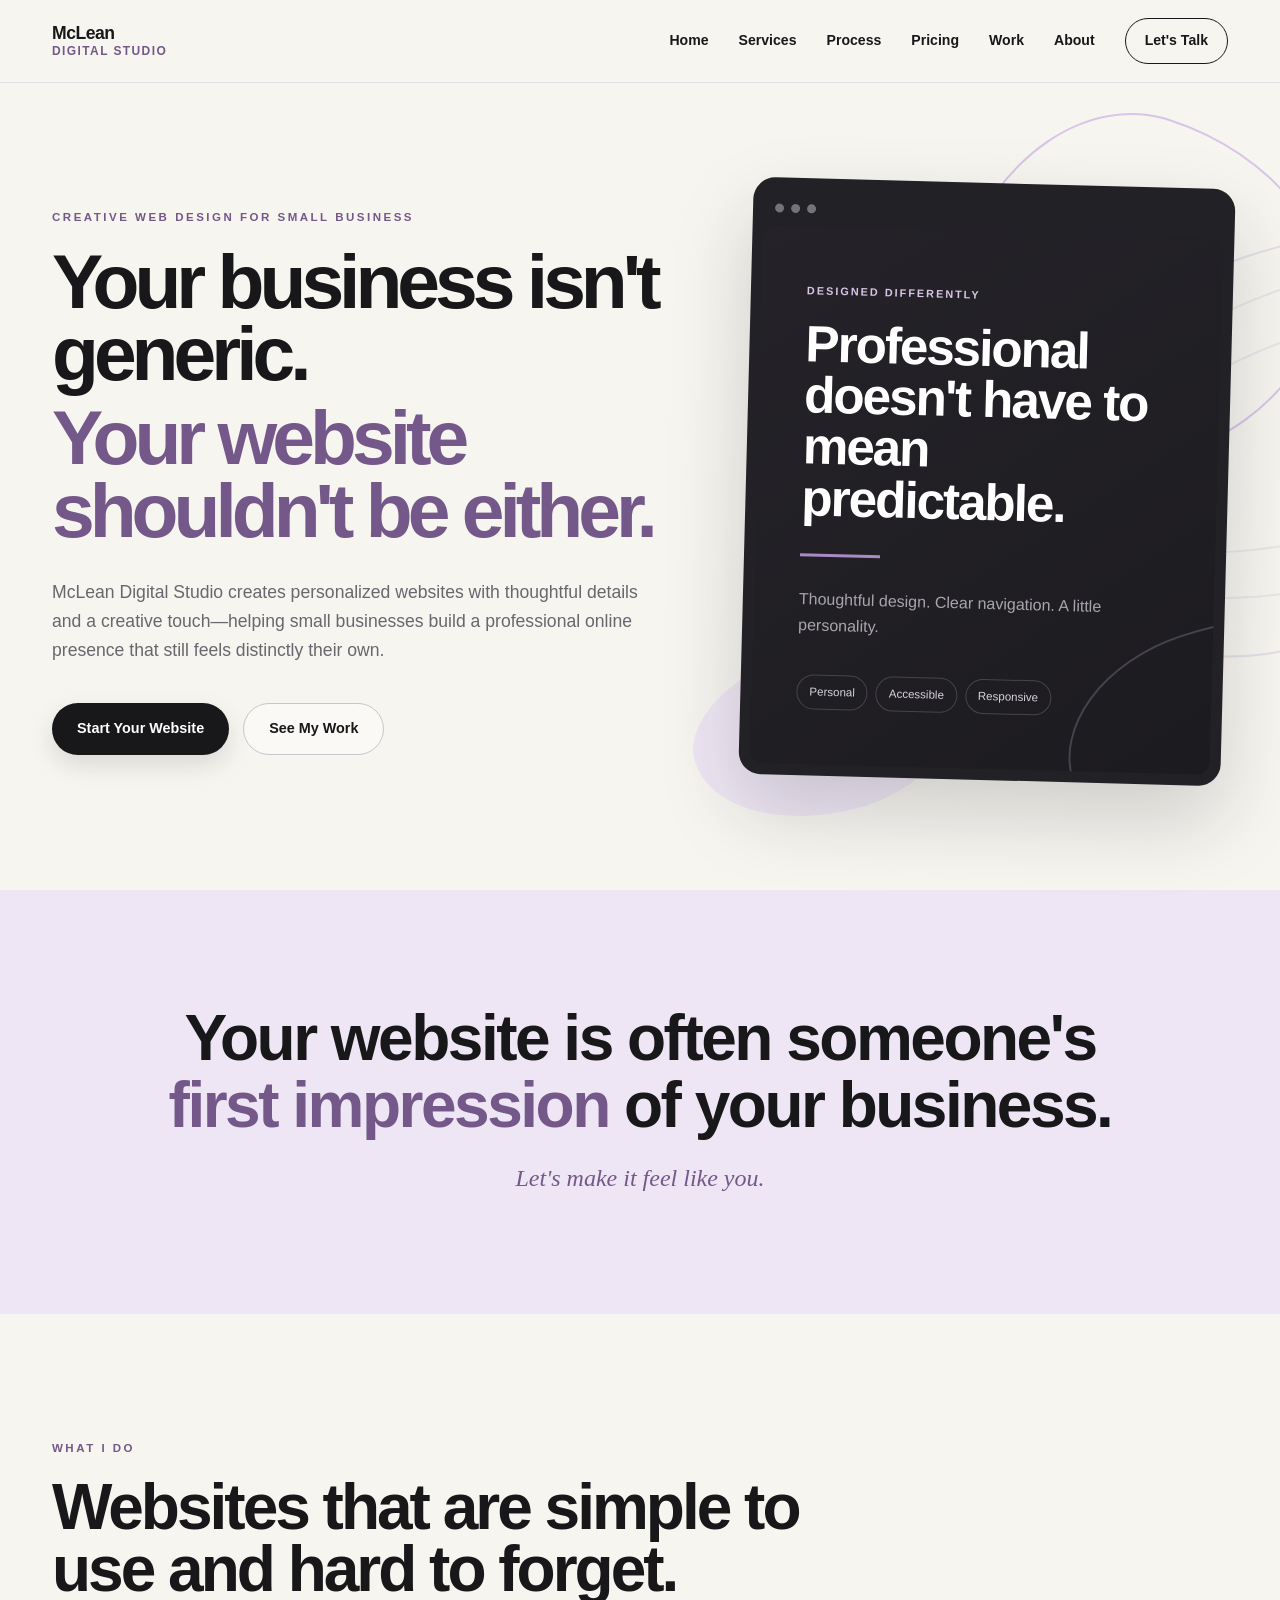
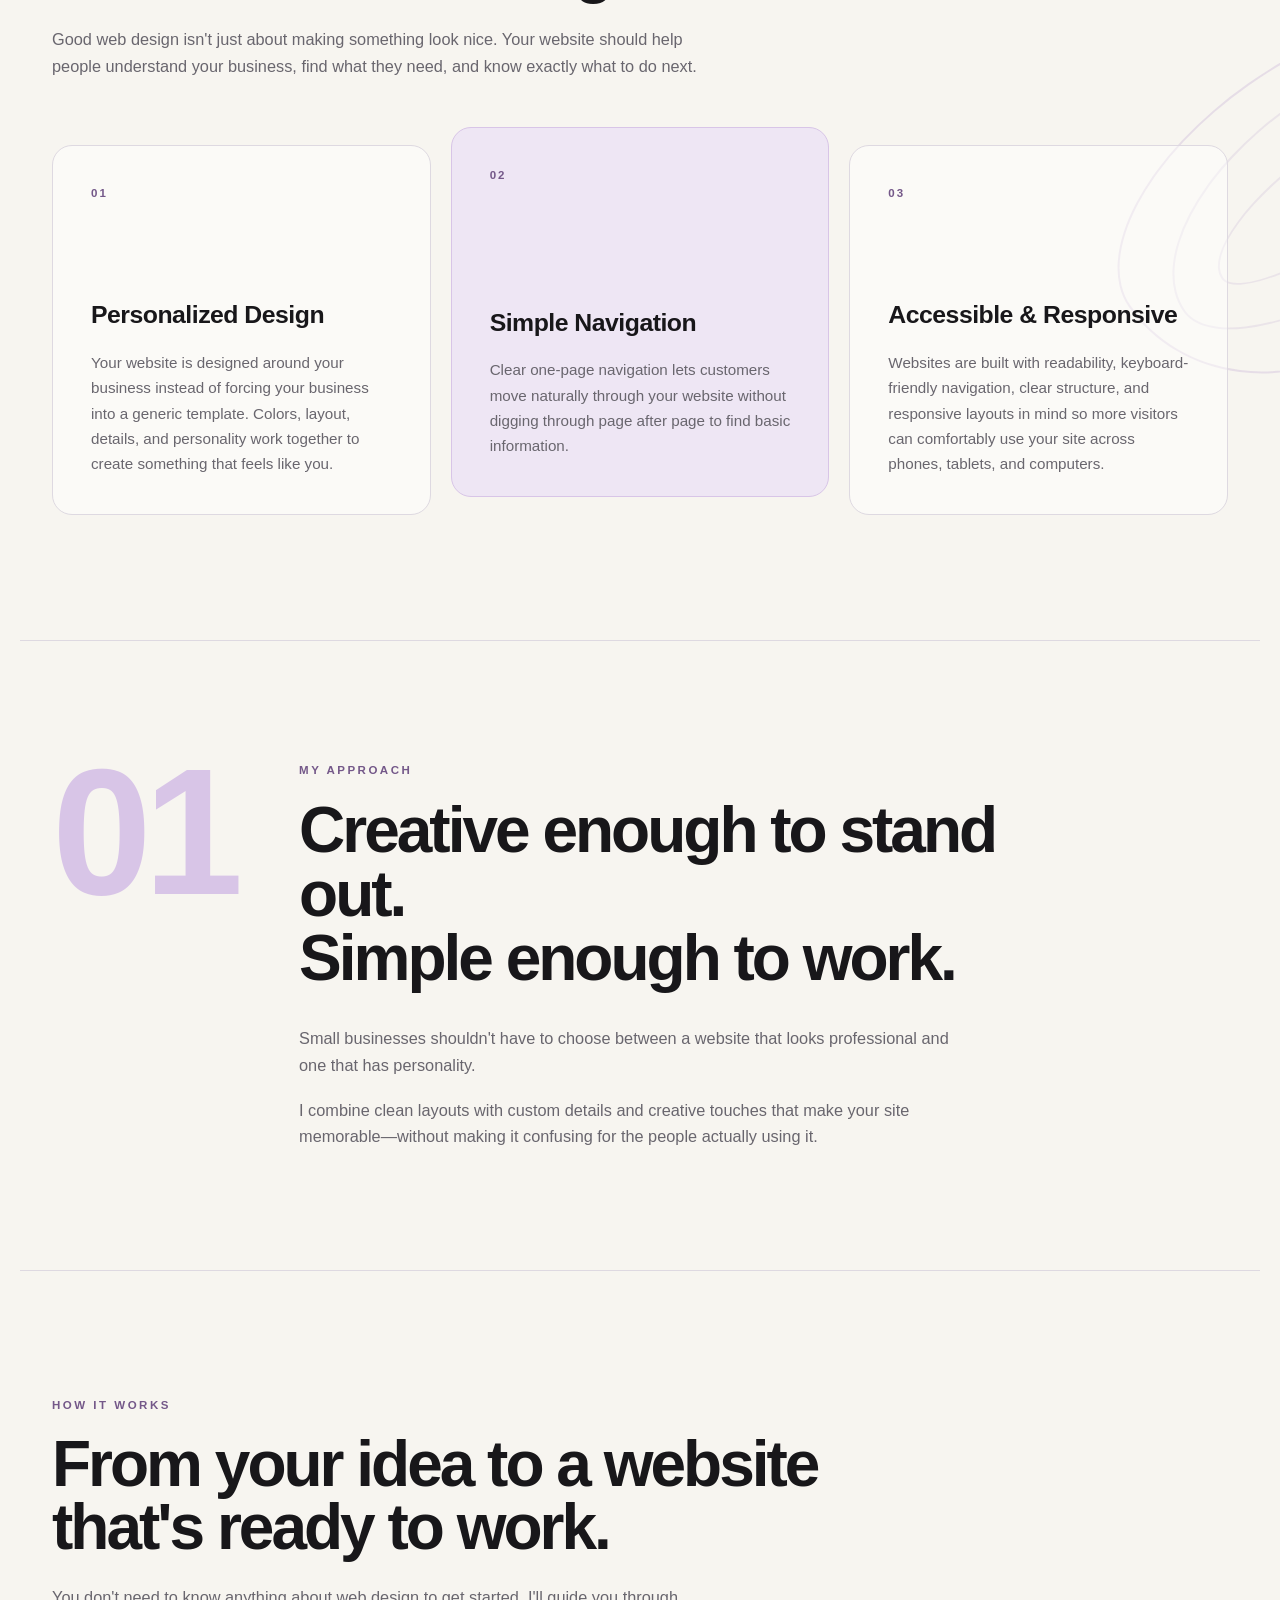
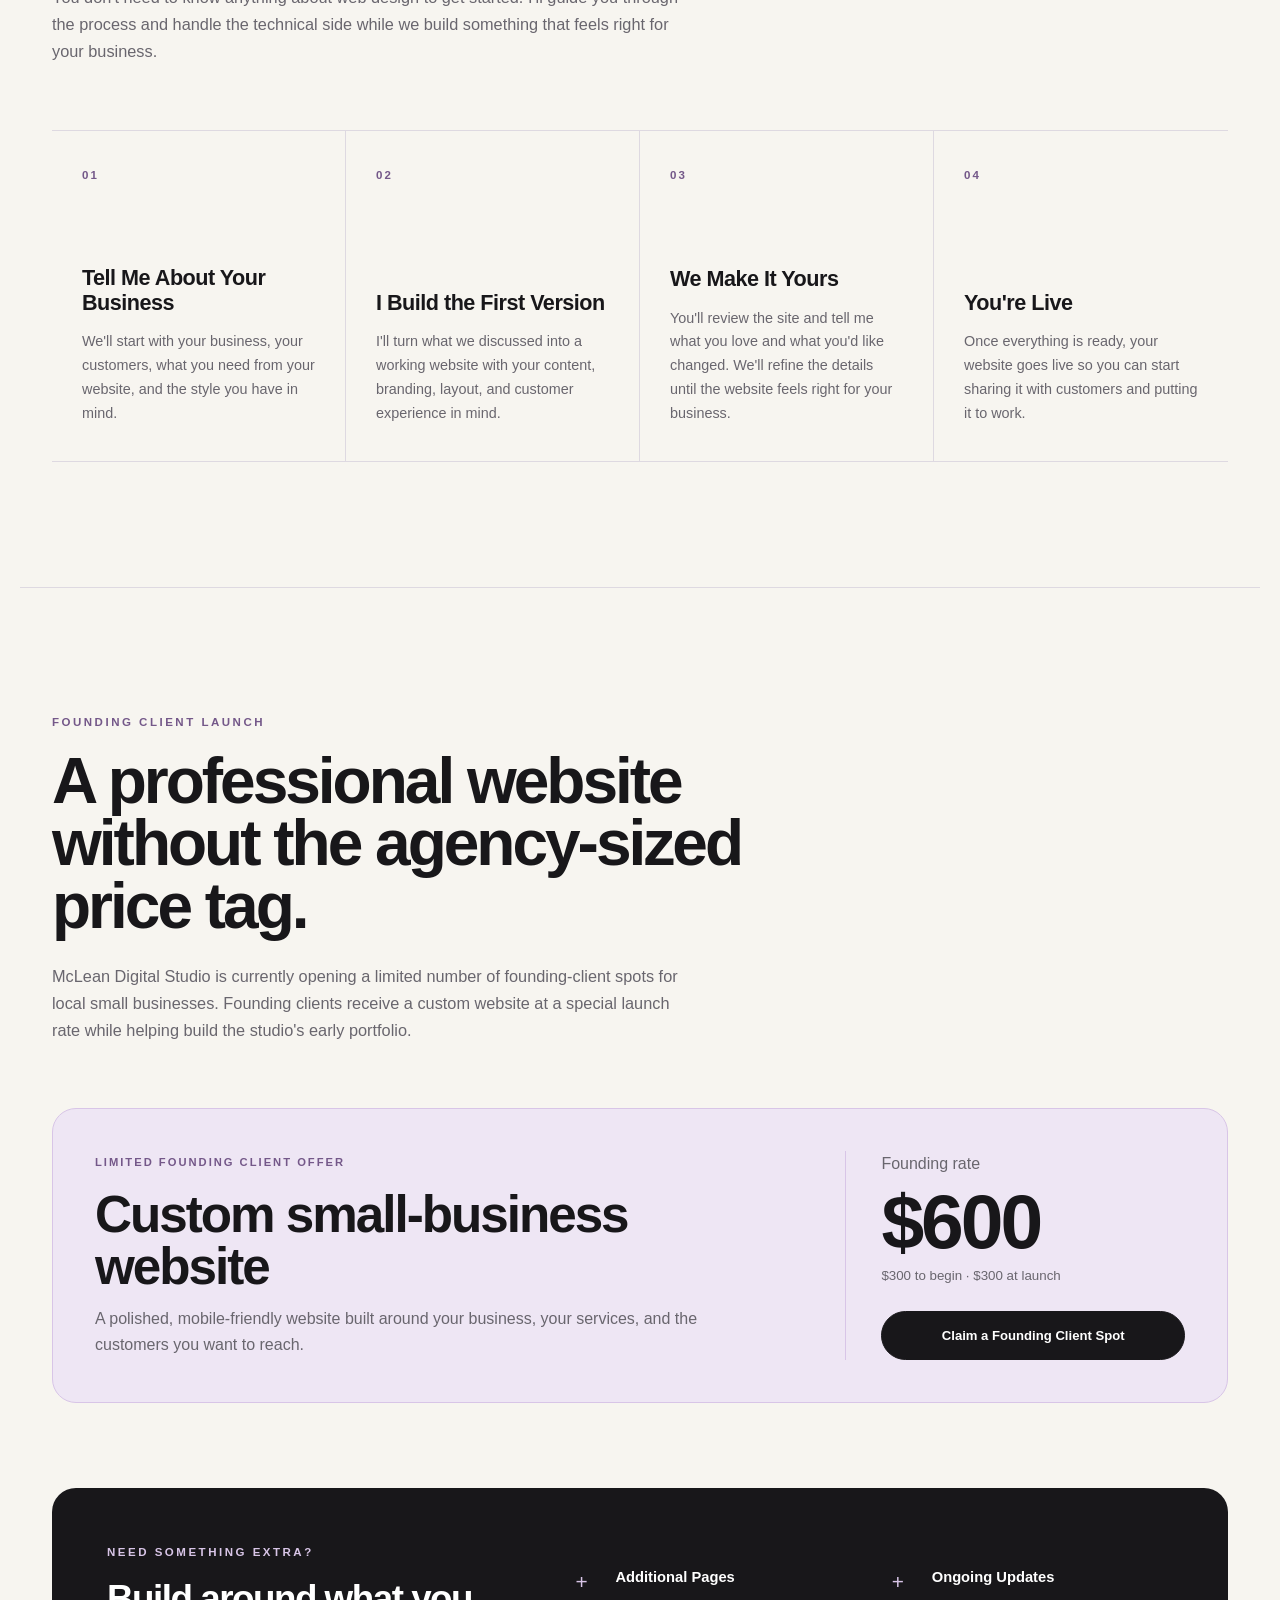
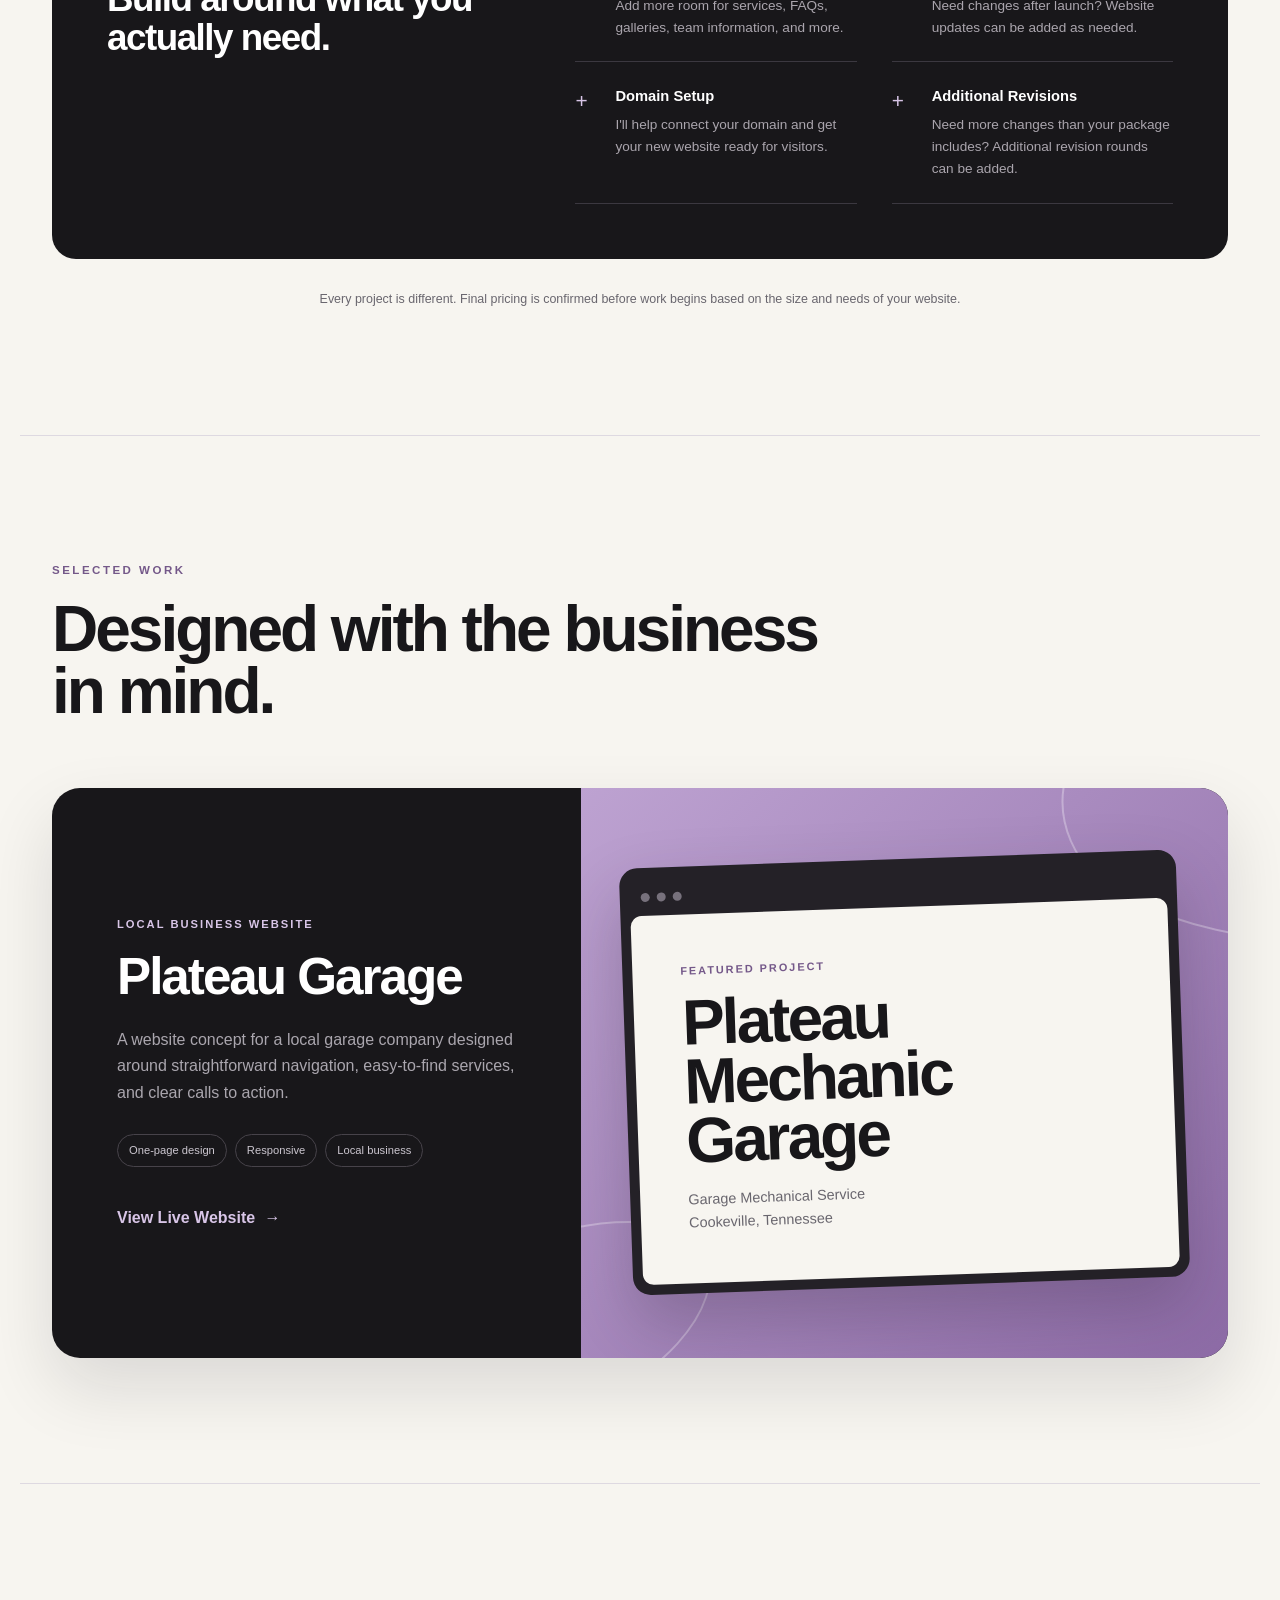
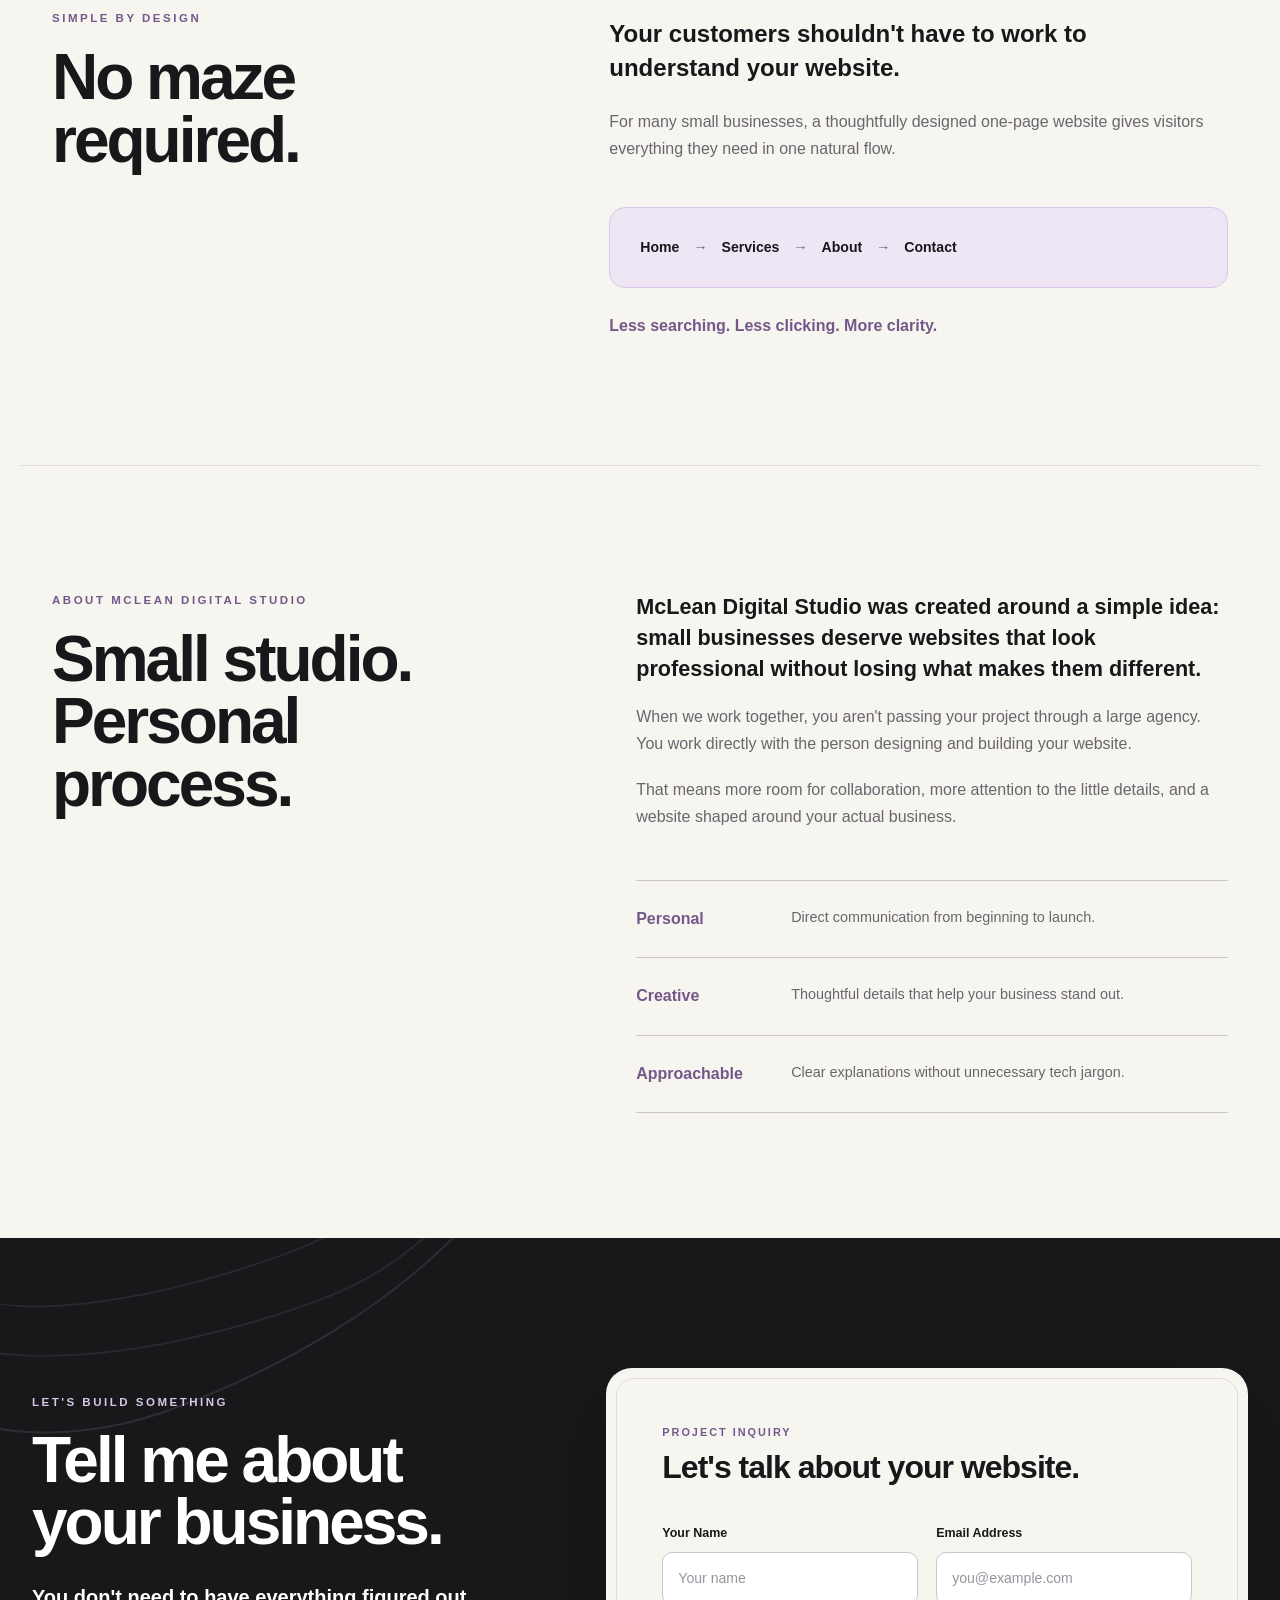
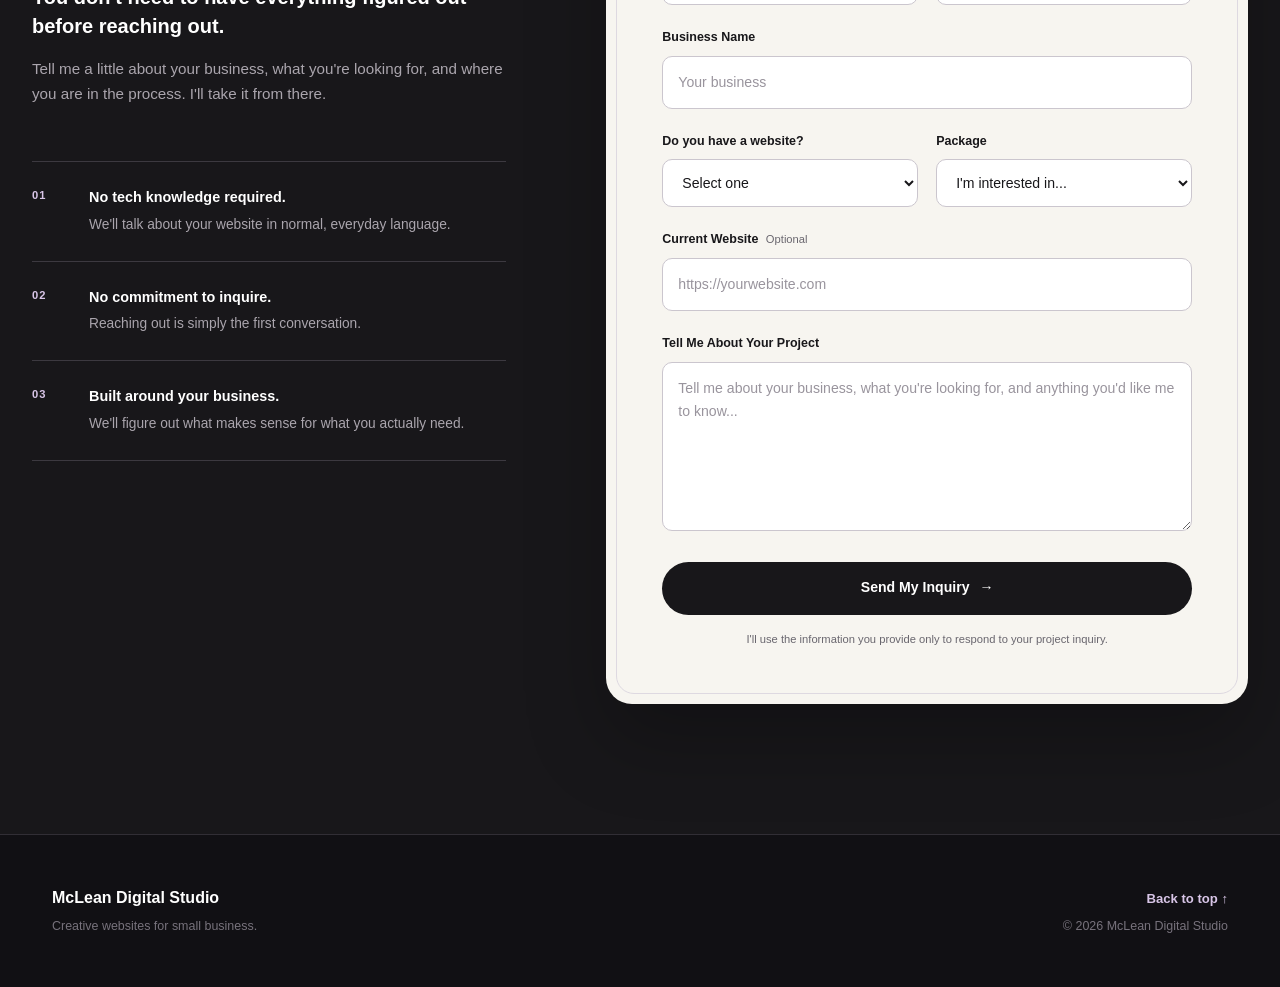
<file: index.html>
<!DOCTYPE html>
<html lang="en">
<head>
    <meta charset="UTF-8">

    <meta
        name="viewport"
        content="width=device-width, initial-scale=1.0"
    >

    <meta
        name="description"
        content="McLean Digital Studio creates personalized, accessible websites for small businesses with thoughtful design and a creative touch."
    >

    <title>McLean Digital Studio | Creative Websites for Small Business</title>

    <link rel="stylesheet" href="style.css">
</head>

<body>

    <!-- Decorative background artwork -->
    <div class="background-art" aria-hidden="true">
        <div class="swirl swirl-one"></div>
        <div class="swirl swirl-two"></div>
        <div class="swirl swirl-three"></div>
    </div>


    <!-- =========================
         NAVIGATION
    ========================== -->

    <header class="site-header">

        <nav class="navbar" aria-label="Main navigation">

            <a href="#home" class="logo">
                McLean
                <span>Digital Studio</span>
            </a>

            <div class="nav-links">

                <a href="#home">Home</a>

                <a href="#services">Services</a>

                <a href="#process">Process</a> 

                <a href="#pricing">Pricing</a>

                <a href="#work">Work</a>

                <a href="#about">About</a>

                <a href="#contact" class="nav-button">
                    Let's Talk
                </a>

            </div>

        </nav>

    </header>


    <main>

        <!-- =========================
             HERO
        ========================== -->

        <section class="hero" id="home">

            <div class="hero-content">

                <p class="eyebrow">
                    CREATIVE WEB DESIGN FOR SMALL BUSINESS
                </p>

                <h1>
                    Your business isn't generic.
                    <span>Your website shouldn't be either.</span>
                </h1>

                <p class="hero-description">
                    McLean Digital Studio creates personalized websites
                    with thoughtful details and a creative touch—helping
                    small businesses build a professional online presence
                    that still feels distinctly their own.
                </p>

                <div class="hero-buttons">

                    <a
                        href="#contact"
                        class="button primary-button"
                    >
                        Start Your Website
                    </a>

                    <a
                        href="#work"
                        class="button secondary-button"
                    >
                        See My Work
                    </a>

                </div>

            </div>


            <div class="hero-visual" aria-hidden="true">

                <div class="creative-frame">

                    <div class="frame-top">
                        <span></span>
                        <span></span>
                        <span></span>
                    </div>

                    <div class="frame-content">

                        <p class="small-label">
                            DESIGNED DIFFERENTLY
                        </p>

                        <h2>
                            Professional doesn't have
                            to mean predictable.
                        </h2>

                        <div class="design-line"></div>

                        <p>
                            Thoughtful design.
                            Clear navigation.
                            A little personality.
                        </p>

                        <div class="mini-tags">

                            <span>Personal</span>
                            <span>Accessible</span>
                            <span>Responsive</span>

                        </div>

                    </div>

                </div>

            </div>

        </section>


        <!-- =========================
             INTRO STATEMENT
        ========================== -->

        <section class="statement-section">

            <p>
                Your website is often someone's
                <span>first impression</span>
                of your business.
            </p>

            <p>
                Let's make it feel like you.
            </p>

        </section>


        <!-- =========================
             SERVICES
        ========================== -->

        <section class="section services" id="services">

            <div class="section-heading">

                <p class="eyebrow">
                    WHAT I DO
                </p>

                <h2>
                    Websites that are simple to use
                    and hard to forget.
                </h2>

                <p>
                    Good web design isn't just about making something
                    look nice. Your website should help people understand
                    your business, find what they need, and know exactly
                    what to do next.
                </p>

            </div>


            <div class="service-grid">

                <article class="service-card">

                    <span class="service-number">01</span>

                    <h3>
                        Personalized Design
                    </h3>

                    <p>
                        Your website is designed around your business
                        instead of forcing your business into a generic
                        template. Colors, layout, details, and personality
                        work together to create something that feels like you.
                    </p>

                </article>


                <article class="service-card featured-service">

                    <span class="service-number">02</span>

                    <h3>
                        Simple Navigation
                    </h3>

                    <p>
                        Clear one-page navigation lets customers move
                        naturally through your website without digging
                        through page after page to find basic information.
                    </p>

                </article>


                <article class="service-card">

                    <span class="service-number">03</span>

                    <h3>
                        Accessible & Responsive
                    </h3>

                    <p>
                        Websites are built with readability, keyboard-friendly
                        navigation, clear structure, and responsive layouts
                        in mind so more visitors can comfortably use your site
                        across phones, tablets, and computers.
                    </p>

                </article>

            </div>

        </section>


        <!-- =========================
             PHILOSOPHY
        ========================== -->

        <section class="design-philosophy">

            <div class="philosophy-number">
                01
            </div>

            <div class="philosophy-content">

                <p class="eyebrow">
                    MY APPROACH
                </p>

                <h2>
                    Creative enough to stand out.
                    <br>
                    Simple enough to work.
                </h2>

                <p>
                    Small businesses shouldn't have to choose between a
                    website that looks professional and one that has
                    personality.
                </p>

                <p>
                    I combine clean layouts with custom details and creative
                    touches that make your site memorable—without making it
                    confusing for the people actually using it.
                </p>

            </div>

        </section>

        <!-- =========================
     HOW IT WORKS
========================== -->

<section class="section process" id="process">

    <div class="section-heading">

        <p class="eyebrow">
            HOW IT WORKS
        </p>

        <h2>
            From your idea to a website that's ready to work.
        </h2>

        <p>
            You don't need to know anything about web design to get started.
            I'll guide you through the process and handle the technical side
            while we build something that feels right for your business.
        </p>

    </div>


    <div class="process-grid">

        <article class="process-step">

            <span class="process-number">01</span>

            <h3>Tell Me About Your Business</h3>

            <p>
                We'll start with your business, your customers, what you
                need from your website, and the style you have in mind.
            </p>

        </article>


        <article class="process-step">

            <span class="process-number">02</span>

            <h3>I Build the First Version</h3>

            <p>
                I'll turn what we discussed into a working website with
                your content, branding, layout, and customer experience
                in mind.
            </p>

        </article>


        <article class="process-step">

            <span class="process-number">03</span>

            <h3>We Make It Yours</h3>

            <p>
                You'll review the site and tell me what you love and what
                you'd like changed. We'll refine the details until the
                website feels right for your business.
            </p>

        </article>


        <article class="process-step">

            <span class="process-number">04</span>

            <h3>You're Live</h3>

            <p>
                Once everything is ready, your website goes live so you
                can start sharing it with customers and putting it to work.
            </p>

        </article>

    </div>

</section>

<!-- =========================
     PRICING
========================== -->

<section class="section pricing" id="pricing">

    <div class="section-heading">

        <p class="eyebrow">
            FOUNDING CLIENT LAUNCH
        </p>

        <h2>
            A professional website without the agency-sized price tag.
        </h2>

        <p>
            McLean Digital Studio is currently opening a limited number
            of founding-client spots for local small businesses. Founding
            clients receive a custom website at a special launch rate while
            helping build the studio's early portfolio.
        </p>

    </div>


    <div class="founding-offer">
        <div>
            <p class="package-label">LIMITED FOUNDING CLIENT OFFER</p>
            <h3>Custom small-business website</h3>
            <p>A polished, mobile-friendly website built around your business, your services, and the customers you want to reach.</p>
        </div>
        <div class="founding-offer-price">
            <span>Founding rate</span>
            <strong>$600</strong>
            <small>$300 to begin · $300 at launch</small>
            <a href="#contact" class="pricing-button featured-pricing-button">Claim a Founding Client Spot</a>
        </div>
    </div>

    <!-- ADD-ONS -->

    <div class="pricing-addons">

        <div class="addons-heading">

            <p class="eyebrow">
                NEED SOMETHING EXTRA?
            </p>

            <h3>
                Build around what you actually need.
            </h3>

        </div>


        <div class="addons-list">

            <div>
                <span>+</span>

                <p>
                    <strong>Additional Pages</strong>
                    Add more room for services, FAQs, galleries,
                    team information, and more.
                </p>
            </div>


            <div>
                <span>+</span>

                <p>
                    <strong>Ongoing Updates</strong>
                    Need changes after launch? Website updates
                    can be added as needed.
                </p>
            </div>


            <div>
                <span>+</span>

                <p>
                    <strong>Domain Setup</strong>
                    I'll help connect your domain and get your
                    new website ready for visitors.
                </p>
            </div>


            <div>
                <span>+</span>

                <p>
                    <strong>Additional Revisions</strong>
                    Need more changes than your package includes?
                    Additional revision rounds can be added.
                </p>
            </div>

        </div>

    </div>


    <p class="pricing-note">
        Every project is different. Final pricing is confirmed
        before work begins based on the size and needs of your website.
    </p>

</section>

        <!-- =========================
             PORTFOLIO
        ========================== -->

        <section class="section work" id="work">

            <div class="section-heading">

                <p class="eyebrow">
                    SELECTED WORK
                </p>

                <h2>
                    Designed with the business in mind.
                </h2>

            </div>


            <article class="project-card">

                <div class="project-info">

                    <p class="project-type">
                        LOCAL BUSINESS WEBSITE
                    </p>

                    <h3>
                        Plateau Garage
                    </h3>

                    <p>
                        A website concept for a local garage company
                        designed around straightforward navigation,
                        easy-to-find services, and clear calls to action.
                    </p>

                    <div class="project-details">

                        <span>One-page design</span>
                        <span>Responsive</span>
                        <span>Local business</span>

                    </div>

                    <a
                        href="https://plateau-garage-demo.netlify.app"
                        target="_blank"
                        rel="noopener noreferrer"
                        class="project-link"
                    >
                        View Live Website
                        <span aria-hidden="true">→</span>
                    </a>

                </div>


                <div class="project-preview">

                    <div class="preview-decoration decoration-one"></div>
                    <div class="preview-decoration decoration-two"></div>

                    <div class="preview-browser">

                        <div class="frame-top">
                            <span></span>
                            <span></span>
                            <span></span>
                        </div>

                        <div class="preview-content">

                            <p>
                                FEATURED PROJECT
                            </p>

                            <h3>
                                Plateau
                                <br>
                                Mechanic Garage
                            </h3>

                            <span>
                                Garage Mechanical Service
                                <br>
                                Cookeville, Tennessee
                            </span>

                        </div>

                    </div>

                </div>

            </article>

        </section>


        <!-- =========================
             WHY ONE PAGE
        ========================== -->

        <section class="section navigation-section">

            <div class="navigation-heading">

                <p class="eyebrow">
                    SIMPLE BY DESIGN
                </p>

                <h2>
                    No maze required.
                </h2>

            </div>


            <div class="navigation-content">

                <p class="large-copy">
                    Your customers shouldn't have to work to understand
                    your website.
                </p>

                <p>
                    For many small businesses, a thoughtfully designed
                    one-page website gives visitors everything they need
                    in one natural flow.
                </p>

                <div class="flow-example" aria-label="Example website navigation">

                    <span>Home</span>
                    <i aria-hidden="true">→</i>

                    <span>Services</span>
                    <i aria-hidden="true">→</i>

                    <span>About</span>
                    <i aria-hidden="true">→</i>

                    <span>Contact</span>

                </div>

                <p class="navigation-note">
                    Less searching. Less clicking. More clarity.
                </p>

            </div>

        </section>


        <!-- =========================
             ABOUT
        ========================== -->

        <section class="section about" id="about">

            <div class="about-title">

                <p class="eyebrow">
                    ABOUT MCLEAN DIGITAL STUDIO
                </p>

                <h2>
                    Small studio.
                    <br>
                    Personal process.
                </h2>

            </div>


            <div class="about-content">

                <p class="about-lead">
                    McLean Digital Studio was created around a simple idea:
                    small businesses deserve websites that look professional
                    without losing what makes them different.
                </p>

                <p>
                    When we work together, you aren't passing your project
                    through a large agency. You work directly with the person
                    designing and building your website.
                </p>

                <p>
                    That means more room for collaboration, more attention
                    to the little details, and a website shaped around your
                    actual business.
                </p>


                <div class="about-values">

                    <div>
                        <strong>Personal</strong>
                        <span>
                            Direct communication from beginning to launch.
                        </span>
                    </div>

                    <div>
                        <strong>Creative</strong>
                        <span>
                            Thoughtful details that help your business stand out.
                        </span>
                    </div>

                    <div>
                        <strong>Approachable</strong>
                        <span>
                            Clear explanations without unnecessary tech jargon.
                        </span>
                    </div>

                </div>

            </div>

        </section>


       <!-- =========================
     CONTACT / INQUIRY FORM
========================== -->

<section class="contact" id="contact">

    <div
        class="contact-swirl"
        aria-hidden="true"
    ></div>


    <div class="contact-layout">

        <!-- LEFT SIDE -->

        <div class="contact-intro">

            <p class="eyebrow">
                LET'S BUILD SOMETHING
            </p>

            <h2>
                Tell me about your business.
            </h2>

            <p class="contact-lead">
                You don't need to have everything figured out before
                reaching out.
            </p>

            <p>
                Tell me a little about your business, what you're
                looking for, and where you are in the process.
                I'll take it from there.
            </p>


            <div class="contact-details">

                <div>
                    <span>01</span>

                    <p>
                        <strong>No tech knowledge required.</strong>
                        We'll talk about your website in normal,
                        everyday language.
                    </p>
                </div>


                <div>
                    <span>02</span>

                    <p>
                        <strong>No commitment to inquire.</strong>
                        Reaching out is simply the first conversation.
                    </p>
                </div>


                <div>
                    <span>03</span>

                    <p>
                        <strong>Built around your business.</strong>
                        We'll figure out what makes sense for what
                        you actually need.
                    </p>
                </div>

            </div>

        </div>


        <!-- FORM -->

        <div class="form-container">

                
                 <form
    name="website-inquiry"
    method="POST"
    data-netlify="true"
    action="/success.html"
    class="inquiry-form"
>

                <input
                    type="hidden"
                    name="form-name"
                    value="website-inquiry"
                >


                <div class="form-heading">

                    <p>PROJECT INQUIRY</p>

                    <h3>
                        Let's talk about your website.
                    </h3>

                </div>


                <div class="form-row">

                    <div class="form-group">

                        <label for="name">
                            Your Name
                        </label>

                        <input
                            type="text"
                            id="name"
                            name="name"
                            autocomplete="name"
                            placeholder="Your name"
                            required
                        >

                    </div>


                    <div class="form-group">

                        <label for="email">
                            Email Address
                        </label>

                        <input
                            type="email"
                            id="email"
                            name="email"
                            autocomplete="email"
                            placeholder="you@example.com"
                            required
                        >

                    </div>

                </div>


                <div class="form-group">

                    <label for="business">
                        Business Name
                    </label>

                    <input
                        type="text"
                        id="business"
                        name="business"
                        autocomplete="organization"
                        placeholder="Your business"
                    >

                </div>


                <div class="form-row">

                    <div class="form-group">

                        <label for="website-status">
                            Do you have a website?
                        </label>

                        <select
                            id="website-status"
                            name="website-status"
                            required
                        >

                            <option value="" disabled selected>
                                Select one
                            </option>

                            <option value="no">
                                No — I'm starting fresh
                            </option>

                            <option value="yes">
                                Yes — but I want something new
                            </option>

                            <option value="in-progress">
                                Sort of — it's a work in progress
                            </option>

                        </select>

                    </div>


                    <div class="form-group">

                        <label for="package">
                            Package
                        </label>

                        <select
                            id="package"
                            name="package"
                            required
                        >

                            <option value="" disabled selected>
                                I'm interested in...
                            </option>

                            <option value="founding-client">
                                Founding Client Website — $600
                            </option>

                            <option value="unsure">
                                I'm not sure yet
                            </option>

                        </select>

                    </div>

                </div>


                <div class="form-group">

                    <label for="current-website">
                        Current Website
                        <span>Optional</span>
                    </label>

                    <input
                        type="url"
                        id="current-website"
                        name="current-website"
                        placeholder="https://yourwebsite.com"
                    >

                </div>


                <div class="form-group">

                    <label for="message">
                        Tell Me About Your Project
                    </label>

                    <textarea
                        id="message"
                        name="message"
                        rows="6"
                        placeholder="Tell me about your business, what you're looking for, and anything you'd like me to know..."
                        required
                    ></textarea>

                </div>


                <button
                    type="submit"
                    class="form-submit"
                >
                    Send My Inquiry
                    <span aria-hidden="true">→</span>
                </button>


                <p class="form-note">
                    I'll use the information you provide only to
                    respond to your project inquiry.
                </p>

            </form>

        </div>

    </div>

</section>

    </main>


    <!-- =========================
         FOOTER
    ========================== -->

    <footer>

        <div class="footer-inner">

            <div class="footer-brand">

                <strong>
                    McLean Digital Studio
                </strong>

                <p>
                    Creative websites for small business.
                </p>

            </div>

            <div class="footer-right">

                <a href="#home">
                    Back to top ↑
                </a>

                <p>
                    © <span id="year"></span>
                    McLean Digital Studio
                </p>

            </div>

        </div>

    </footer>


    <script src="script.js"></script>

</body>
</html>
</file>
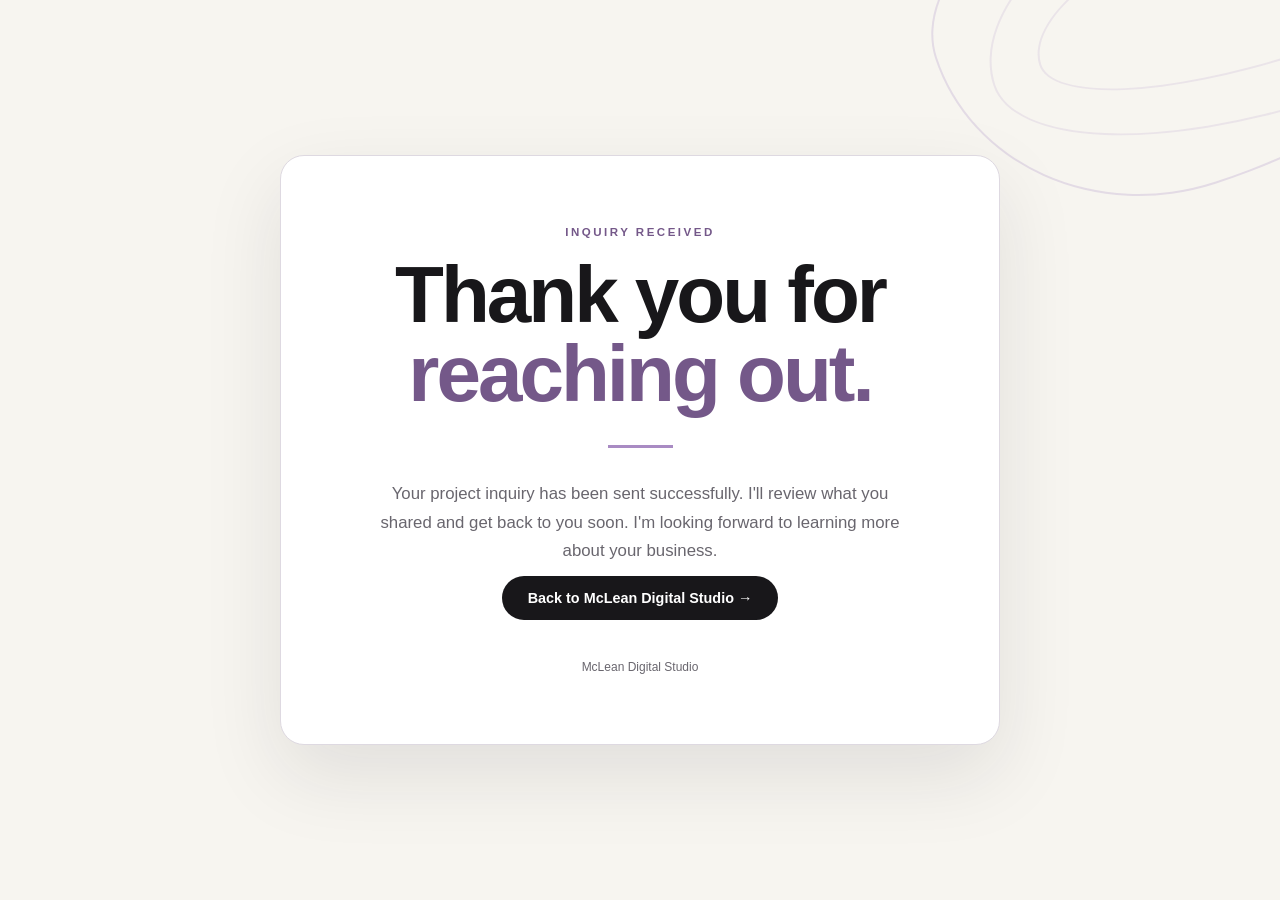
<file: success.html>
<!DOCTYPE html>
<html lang="en">

<head>
    <meta charset="UTF-8">

    <meta
        name="viewport"
        content="width=device-width, initial-scale=1.0"
    >

    <meta
        name="description"
        content="Thank you for contacting McLean Digital Studio."
    >

    <title>Thank You | McLean Digital Studio</title>

    <style>
        * {
            margin: 0;
            padding: 0;
            box-sizing: border-box;
        }

        body {
            min-height: 100vh;

            display: flex;
            align-items: center;
            justify-content: center;

            padding: 30px;

            background: #f7f5f0;
            color: #18171a;

            font-family:
                Inter,
                "Segoe UI",
                Arial,
                Helvetica,
                sans-serif;

            position: relative;
            overflow: hidden;
        }

        .background-shape {
            position: absolute;

            width: 600px;
            height: 350px;

            border: 2px solid rgba(169, 139, 195, 0.25);

            border-radius:
                47% 53% 62% 38%
                / 41% 44% 56% 59%;

            top: -180px;
            right: -250px;

            transform: rotate(-18deg);
        }

        .background-shape::before,
        .background-shape::after {
            content: "";

            position: absolute;

            border: 2px solid rgba(169, 139, 195, 0.16);

            border-radius:
                52% 48% 39% 61%
                / 55% 39% 61% 45%;
        }

        .background-shape::before {
            inset: 45px;
        }

        .background-shape::after {
            inset: 95px;
        }

        .thank-you-card {
            width: 100%;
            max-width: 720px;

            padding: 70px 55px;

            background: #ffffff;

            border: 1px solid #ded9e1;
            border-radius: 24px;

            text-align: center;

            box-shadow:
                0 30px 80px rgba(30, 25, 35, 0.1);

            position: relative;
            z-index: 2;
        }

        .eyebrow {
            margin-bottom: 18px;

            color: #745889;

            font-size: 0.72rem;
            font-weight: 800;

            letter-spacing: 2.5px;
        }

        h1 {
            margin-bottom: 24px;

            font-size: clamp(2.8rem, 7vw, 5rem);

            line-height: 0.98;
            letter-spacing: -3px;
        }

        h1 span {
            color: #745889;
        }

        .message {
            max-width: 540px;

            margin: 0 auto;

            color: #69666e;

            font-size: 1.05rem;
            line-height: 1.7;
        }

        .divider {
            width: 65px;
            height: 3px;

            margin: 32px auto;

            background: #a98bc3;
        }

        .return-button {
            display: inline-flex;

            align-items: center;
            justify-content: center;

            margin-top: 10px;

            padding: 14px 26px;

            background: #18171a;
            color: #ffffff;

            border-radius: 100px;

            text-decoration: none;

            font-size: 0.9rem;
            font-weight: 750;

            transition:
                background 0.2s ease,
                transform 0.2s ease;
        }

        .return-button:hover {
            background: #745889;
            transform: translateY(-2px);
        }

        .studio-name {
            margin-top: 40px;

            color: #69666e;

            font-size: 0.75rem;
        }

        @media (max-width: 600px) {

            body {
                padding: 20px;
            }

            .thank-you-card {
                padding: 55px 25px;
            }

            h1 {
                letter-spacing: -2px;
            }
        }
    </style>
</head>


<body>

    <div
        class="background-shape"
        aria-hidden="true"
    ></div>


    <main class="thank-you-card">

        <p class="eyebrow">
            INQUIRY RECEIVED
        </p>

        <h1>
            Thank you for
            <span>reaching out.</span>
        </h1>

        <div class="divider"></div>

        <p class="message">
            Your project inquiry has been sent successfully.
            I'll review what you shared and get back to you soon.
            I'm looking forward to learning more about your business.
        </p>

        <a
            href="/"
            class="return-button"
        >
            Back to McLean Digital Studio →
        </a>

        <p class="studio-name">
            McLean Digital Studio
        </p>

    </main>

</body>

</html>
</file>
<file: style.css>
/* =========================================
   MCLEAN DIGITAL STUDIO
   Brand Website
========================================= */

:root {
    --cream: #f7f5f0;
    --cream-dark: #eeebe4;

    --charcoal: #18171a;
    --soft-black: #222126;

    --text-soft: #69666e;

    --lilac: #a98bc3;
    --lilac-light: #d8c5e7;
    --lilac-pale: #eee6f4;
    --lilac-dark: #745889;

    --border: #ded9e1;

    --white: #ffffff;
}


/* =========================================
   RESET
========================================= */

* {
    margin: 0;
    padding: 0;
    box-sizing: border-box;
}

html {
    scroll-behavior: smooth;
    scroll-padding-top: 100px;
}

body {
    font-family:
        Inter,
        "Segoe UI",
        Arial,
        Helvetica,
        sans-serif;

    background: var(--cream);
    color: var(--charcoal);

    line-height: 1.65;

    overflow-x: hidden;
}

a {
    color: inherit;
    text-decoration: none;
}

button,
a {
    -webkit-tap-highlight-color: transparent;
}

a:focus-visible,
button:focus-visible {
    outline: 3px solid var(--lilac-dark);
    outline-offset: 5px;
}


/* =========================================
   DECORATIVE BACKGROUND SWIRLS
========================================= */

.background-art {
    position: absolute;
    inset: 0;

    width: 100%;
    height: 2200px;

    overflow: hidden;

    pointer-events: none;

    z-index: -1;
}

.swirl {
    position: absolute;

    border: 2px solid rgba(169, 139, 195, 0.22);

    border-radius:
        47% 53% 62% 38%
        / 41% 44% 56% 59%;

    transform: rotate(-18deg);
}

.swirl::before,
.swirl::after {
    content: "";

    position: absolute;

    border: 2px solid rgba(169, 139, 195, 0.16);

    border-radius:
        52% 48% 39% 61%
        / 55% 39% 61% 45%;
}

.swirl::before {
    inset: 40px;
}

.swirl::after {
    inset: 90px;
}

.swirl-one {
    width: 650px;
    height: 390px;

    top: 240px;
    right: -370px;
}

.swirl-two {
    width: 570px;
    height: 330px;

    top: 950px;
    left: -360px;

    transform: rotate(30deg);
}

.swirl-three {
    width: 480px;
    height: 280px;

    top: 1650px;
    right: -300px;

    transform: rotate(-35deg);
}


/* =========================================
   NAVIGATION
========================================= */

.site-header {
    position: sticky;
    top: 0;

    z-index: 1000;

    background: rgba(247, 245, 240, 0.92);

    border-bottom: 1px solid rgba(222, 217, 225, 0.85);

    backdrop-filter: blur(14px);
}

.navbar {
    max-width: 1240px;

    min-height: 82px;

    margin: auto;

    padding: 0 32px;

    display: flex;

    align-items: center;
    justify-content: space-between;

    gap: 30px;
}

.logo {
    display: flex;
    flex-direction: column;

    font-size: 1.1rem;
    font-weight: 800;

    line-height: 1.05;

    letter-spacing: -0.5px;
}

.logo span {
    color: var(--lilac-dark);

    font-size: 0.75rem;

    letter-spacing: 1.4px;

    text-transform: uppercase;

    margin-top: 3px;
}

.nav-links {
    display: flex;

    align-items: center;

    gap: 30px;

    font-size: 0.88rem;

    font-weight: 650;
}

.nav-links > a:not(.nav-button) {
    position: relative;
}

.nav-links > a:not(.nav-button)::after {
    content: "";

    position: absolute;

    left: 0;
    bottom: -6px;

    width: 0;
    height: 2px;

    background: var(--lilac);

    transition: width 0.25s ease;
}

.nav-links > a:not(.nav-button):hover::after {
    width: 100%;
}

.nav-button {
    padding: 10px 19px;

    border: 1px solid var(--charcoal);

    border-radius: 100px;

    transition:
        background 0.2s ease,
        color 0.2s ease,
        transform 0.2s ease;
}

.nav-button:hover {
    background: var(--charcoal);

    color: white;

    transform: translateY(-1px);
}


/* =========================================
   GENERAL TYPOGRAPHY
========================================= */

.eyebrow {
    color: var(--lilac-dark);

    font-size: 0.72rem;

    font-weight: 800;

    letter-spacing: 2.5px;

    margin-bottom: 18px;
}

.section {
    max-width: 1240px;

    margin: auto;

    padding: 125px 32px;
}

.section-heading {
    max-width: 800px;

    margin-bottom: 65px;
}

.section-heading h2,
.navigation-heading h2,
.about-title h2 {
    font-size: clamp(2.8rem, 5vw, 5rem);

    line-height: 0.98;

    letter-spacing: -3px;
}

.section-heading > p:last-child {
    max-width: 650px;

    margin-top: 25px;

    color: var(--text-soft);

    font-size: 1.02rem;
}


/* =========================================
   HERO
========================================= */

.hero {
    max-width: 1240px;

    min-height: 760px;

    margin: auto;

    padding: 100px 32px 110px;

    display: grid;

    grid-template-columns: 1.12fr 0.88fr;

    align-items: center;

    gap: 80px;
}

.hero h1 {
    max-width: 720px;

    font-size: clamp(3.5rem, 6vw, 6.4rem);

    line-height: 0.94;

    letter-spacing: -5px;
}

.hero h1 span {
    display: block;

    color: var(--lilac-dark);

    margin-top: 12px;
}

.hero-description {
    max-width: 640px;

    margin-top: 32px;

    color: var(--text-soft);

    font-size: 1.1rem;
}

.hero-buttons {
    display: flex;

    flex-wrap: wrap;

    gap: 14px;

    margin-top: 38px;
}


/* =========================================
   BUTTONS
========================================= */

.button {
    display: inline-flex;

    align-items: center;
    justify-content: center;

    min-height: 50px;

    padding: 13px 25px;

    border-radius: 100px;

    font-size: 0.9rem;

    font-weight: 750;

    transition:
        transform 0.2s ease,
        background 0.2s ease,
        color 0.2s ease,
        box-shadow 0.2s ease;
}

.button:hover {
    transform: translateY(-3px);
}

.primary-button {
    background: var(--charcoal);

    color: white;

    box-shadow:
        0 10px 25px rgba(24, 23, 26, 0.12);
}

.primary-button:hover {
    background: var(--lilac-dark);

    box-shadow:
        0 13px 30px rgba(116, 88, 137, 0.22);
}

.secondary-button {
    border: 1px solid #cbc5ce;

    background: rgba(255, 255, 255, 0.35);
}

.secondary-button:hover {
    background: var(--white);
}


/* =========================================
   HERO CREATIVE CARD
========================================= */

.hero-visual {
    position: relative;
}

.hero-visual::before {
    content: "";

    position: absolute;

    width: 360px;
    height: 360px;

    border: 2px solid var(--lilac-light);

    border-radius:
        43% 57% 66% 34%
        / 55% 40% 60% 45%;

    top: -65px;
    right: -90px;

    transform: rotate(18deg);

    z-index: -1;
}

.hero-visual::after {
    content: "";

    position: absolute;

    width: 260px;
    height: 170px;

    background: var(--lilac-pale);

    border-radius:
        61% 39% 44% 56%
        / 48% 55% 45% 52%;

    left: -55px;
    bottom: -35px;

    transform: rotate(-15deg);

    z-index: -1;
}

.creative-frame {
    background: var(--soft-black);

    padding: 11px;

    border-radius: 22px;

    box-shadow:
        0 35px 80px rgba(30, 25, 35, 0.18);

    transform: rotate(1.5deg);
}

.frame-top {
    height: 38px;

    display: flex;

    align-items: center;

    gap: 7px;

    padding: 0 11px;
}

.frame-top span {
    width: 9px;
    height: 9px;

    border-radius: 50%;

    background: #77717c;
}

.frame-content {
    min-height: 470px;

    padding: 55px 45px;

    background:
        linear-gradient(
            145deg,
            #252329,
            #1c1b1f
        );

    color: white;

    border-radius: 13px;

    display: flex;

    flex-direction: column;

    justify-content: center;

    position: relative;

    overflow: hidden;
}

.frame-content::after {
    content: "";

    position: absolute;

    width: 330px;
    height: 190px;

    border: 2px solid rgba(216, 197, 231, 0.22);

    border-radius:
        45% 55% 68% 32%
        / 55% 43% 57% 45%;

    right: -180px;
    bottom: -40px;

    transform: rotate(-20deg);
}

.small-label {
    color: var(--lilac-light);

    font-size: 0.68rem;

    font-weight: 800;

    letter-spacing: 2px;

    margin-bottom: 18px;
}

.frame-content h2 {
    max-width: 400px;

    font-size: clamp(2.3rem, 4vw, 3.3rem);

    line-height: 1;

    letter-spacing: -2px;
}

.design-line {
    width: 80px;
    height: 3px;

    background: var(--lilac);

    margin: 30px 0;
}

.frame-content > p:not(.small-label) {
    max-width: 360px;

    color: #aaa5ad;
}

.mini-tags {
    display: flex;

    flex-wrap: wrap;

    gap: 8px;

    margin-top: 35px;
}

.mini-tags span {
    padding: 7px 12px;

    border: 1px solid #47434b;

    border-radius: 100px;

    color: #d8d3dc;

    font-size: 0.72rem;
}


/* =========================================
   STATEMENT
========================================= */

.statement-section {
    padding: 115px 32px;

    background: var(--lilac-pale);

    text-align: center;
}

.statement-section p:first-child {
    max-width: 950px;

    margin: auto;

    font-size: clamp(2.2rem, 5vw, 4.5rem);

    line-height: 1.05;

    letter-spacing: -2.5px;

    font-weight: 700;
}

.statement-section p:first-child span {
    color: var(--lilac-dark);
}

.statement-section p:last-child {
    margin-top: 20px;

    color: var(--lilac-dark);

    font-family: Georgia, "Times New Roman", serif;

    font-size: 1.5rem;

    font-style: italic;
}


/* =========================================
   SERVICES
========================================= */

.services {
    position: relative;
}

.service-grid {
    display: grid;

    grid-template-columns: repeat(3, 1fr);

    gap: 20px;
}

.service-card {
    min-height: 370px;

    padding: 38px;

    background: rgba(255, 255, 255, 0.42);

    border: 1px solid var(--border);

    border-radius: 20px;

    display: flex;

    flex-direction: column;

    transition:
        transform 0.25s ease,
        box-shadow 0.25s ease,
        border 0.25s ease;
}

.service-card:hover {
    transform: translateY(-7px);

    border-color: var(--lilac-light);

    box-shadow:
        0 22px 55px rgba(73, 55, 85, 0.09);
}

.featured-service {
    background: var(--lilac-pale);

    border-color: var(--lilac-light);

    transform: translateY(-18px);
}

.featured-service:hover {
    transform: translateY(-25px);
}

.service-number {
    color: var(--lilac-dark);

    font-size: 0.72rem;

    font-weight: 800;

    letter-spacing: 2px;

    margin-bottom: auto;
}

.service-card h3 {
    font-size: 1.55rem;

    letter-spacing: -0.5px;

    margin-bottom: 14px;
}

.service-card p {
    color: var(--text-soft);

    font-size: 0.95rem;
}


/* =========================================
   DESIGN PHILOSOPHY
========================================= */

.design-philosophy {
    max-width: 1240px;

    margin: auto;

    padding: 120px 32px;

    border-top: 1px solid var(--border);

    display: grid;

    grid-template-columns: 0.35fr 1.65fr;

    gap: 50px;
}

.philosophy-number {
    color: var(--lilac-light);

    font-size: clamp(6rem, 14vw, 12rem);

    font-weight: 800;

    line-height: 0.8;

    letter-spacing: -8px;
}

.philosophy-content {
    max-width: 800px;
}

.philosophy-content h2 {
    font-size: clamp(2.7rem, 5vw, 4.8rem);

    line-height: 1;

    letter-spacing: -3px;

    margin-bottom: 35px;
}

.philosophy-content > p:not(.eyebrow) {
    max-width: 680px;

    color: var(--text-soft);

    margin-top: 18px;

    font-size: 1.02rem;
}

/* =========================================
   HOW IT WORKS
========================================= */

.process {
    border-top: 1px solid var(--border);
}

.process-grid {
    display: grid;
    grid-template-columns: repeat(4, 1fr);
    gap: 0;

    border-top: 1px solid var(--border);
    border-bottom: 1px solid var(--border);
}

.process-step {
    min-height: 330px;
    padding: 35px 30px;

    border-right: 1px solid var(--border);

    display: flex;
    flex-direction: column;

    position: relative;

    transition:
        background 0.25s ease,
        transform 0.25s ease;
}

.process-step:last-child {
    border-right: none;
}

.process-step:hover {
    background: var(--lilac-pale);
    transform: translateY(-5px);
}

.process-number {
    color: var(--lilac-dark);

    font-size: 0.72rem;
    font-weight: 800;

    letter-spacing: 2px;

    margin-bottom: auto;
}

.process-step h3 {
    font-size: 1.35rem;
    line-height: 1.15;

    letter-spacing: -0.5px;

    margin-bottom: 15px;
}

.process-step p {
    color: var(--text-soft);

    font-size: 0.9rem;
}
/* =========================================
   PRICING
========================================= */

.pricing {
    border-top: 1px solid var(--border);
}

.pricing-grid {
    display: grid;
    grid-template-columns: repeat(3, 1fr);

    gap: 22px;

    align-items: stretch;
}

.pricing-card {
    position: relative;

    padding: 38px;

    background: rgba(255, 255, 255, 0.5);

    border: 1px solid var(--border);
    border-radius: 22px;

    display: flex;
    flex-direction: column;

    transition:
        transform 0.25s ease,
        box-shadow 0.25s ease,
        border-color 0.25s ease;
}

.pricing-card:hover {
    transform: translateY(-7px);

    border-color: var(--lilac-light);

    box-shadow:
        0 25px 55px rgba(73, 55, 85, 0.1);
}


/* FEATURED PACKAGE */

.featured-pricing {
    background: var(--lilac-pale);

    border: 2px solid var(--lilac);

    transform: translateY(-15px);

    box-shadow:
        0 20px 50px rgba(116, 88, 137, 0.1);
}

.featured-pricing:hover {
    transform: translateY(-22px);
}

.popular-label {
    position: absolute;

    top: -14px;
    left: 50%;

    transform: translateX(-50%);

    padding: 7px 16px;

    background: var(--lilac-dark);

    color: white;

    border-radius: 100px;

    font-size: 0.65rem;
    font-weight: 800;

    letter-spacing: 1.5px;

    white-space: nowrap;
}


/* PACKAGE TEXT */

.package-label {
    color: var(--lilac-dark);

    font-size: 0.7rem;
    font-weight: 800;

    letter-spacing: 2px;

    margin-bottom: 18px;
}

.pricing-card h3 {
    min-height: 80px;

    font-size: 1.65rem;

    line-height: 1.1;

    letter-spacing: -1px;
}


/* PRICE */

.price {
    margin: 30px 0 25px;
}

.price span {
    display: block;

    color: var(--text-soft);

    font-size: 0.75rem;

    margin-bottom: 3px;
}

.price strong {
    font-size: 3.5rem;

    line-height: 1;

    letter-spacing: -2px;
}


/* DESCRIPTION */

.package-description {
    min-height: 120px;

    color: var(--text-soft);

    font-size: 0.92rem;
}


/* INCLUDED FEATURES */

.package-includes {
    padding-top: 28px;
    margin-top: 28px;

    border-top: 1px solid var(--border);

    flex-grow: 1;
}

.package-includes > p {
    margin-bottom: 17px;

    font-size: 0.78rem;
    font-weight: 800;

    letter-spacing: 1px;

    text-transform: uppercase;
}

.package-includes ul {
    list-style: none;
}

.package-includes li {
    position: relative;

    padding-left: 23px;
    margin-bottom: 12px;

    color: var(--text-soft);

    font-size: 0.88rem;
}

.package-includes li::before {
    content: "✓";

    position: absolute;

    left: 0;

    color: var(--lilac-dark);

    font-weight: 800;
}


/* PACKAGE BUTTON */

.pricing-button {
    width: 100%;

    margin-top: 30px;

    padding: 13px 18px;

    border: 1px solid var(--charcoal);
    border-radius: 100px;

    text-align: center;

    font-size: 0.82rem;
    font-weight: 750;

    transition:
        background 0.2s ease,
        color 0.2s ease,
        transform 0.2s ease;
}

.pricing-button:hover {
    background: var(--charcoal);

    color: white;

    transform: translateY(-2px);
}

.featured-pricing-button {
    background: var(--charcoal);

    color: white;
}

.featured-pricing-button:hover {
    background: var(--lilac-dark);

    border-color: var(--lilac-dark);
}


/* ADD-ONS */

.pricing-addons {
    margin-top: 85px;

    padding: 55px;

    background: var(--charcoal);

    color: white;

    border-radius: 24px;

    display: grid;

    grid-template-columns: 0.8fr 1.2fr;

    gap: 70px;
}

.addons-heading .eyebrow {
    color: var(--lilac-light);
}

.addons-heading h3 {
    max-width: 400px;

    font-size: 2.3rem;

    line-height: 1.05;

    letter-spacing: -1.5px;
}

.addons-list {
    display: grid;

    grid-template-columns: 1fr 1fr;

    gap: 0 35px;
}

.addons-list > div {
    padding: 22px 0;

    border-bottom: 1px solid #3b3840;

    display: grid;

    grid-template-columns: 30px 1fr;

    gap: 10px;
}

.addons-list span {
    color: var(--lilac-light);

    font-size: 1.3rem;
}

.addons-list p {
    color: #aaa5ad;

    font-size: 0.85rem;
}

.addons-list strong {
    display: block;

    color: white;

    margin-bottom: 5px;

    font-size: 0.92rem;
}


/* PRICE DISCLAIMER */

.pricing-note {
    max-width: 650px;

    margin: 30px auto 0;

    color: var(--text-soft);

    text-align: center;

    font-size: 0.78rem;
}
/* =========================================
   PORTFOLIO
========================================= */

.work {
    border-top: 1px solid var(--border);
}

.project-card {
    min-height: 570px;

    display: grid;

    grid-template-columns: 0.9fr 1.1fr;

    background: var(--charcoal);

    color: white;

    border-radius: 28px;

    overflow: hidden;

    box-shadow:
        0 30px 70px rgba(20, 18, 23, 0.12);
}

.project-info {
    padding: 65px;

    display: flex;

    flex-direction: column;

    justify-content: center;
}

.project-type {
    color: var(--lilac-light);

    font-size: 0.7rem;

    font-weight: 800;

    letter-spacing: 2px;

    margin-bottom: 20px;
}

.project-info h3 {
    font-size: clamp(2.7rem, 4vw, 4rem);

    line-height: 0.95;

    letter-spacing: -2px;

    margin-bottom: 25px;
}

.project-info > p:not(.project-type) {
    max-width: 450px;

    color: #aaa6ae;
}

.project-details {
    display: flex;

    flex-wrap: wrap;

    gap: 8px;

    margin-top: 28px;
}

.project-details span {
    padding: 6px 11px;

    border: 1px solid #47434a;

    border-radius: 100px;

    color: #cbc6cf;

    font-size: 0.7rem;
}

.project-link {
    width: fit-content;

    margin-top: 38px;

    color: var(--lilac-light);

    font-weight: 750;

    transition: transform 0.2s ease;
}

.project-link span {
    display: inline-block;

    margin-left: 5px;

    transition: transform 0.2s ease;
}

.project-link:hover span {
    transform: translateX(5px);
}


/* =========================================
   PROJECT PREVIEW
========================================= */

.project-preview {
    position: relative;

    padding: 70px 45px;

    display: flex;

    align-items: center;

    background:
        linear-gradient(
            135deg,
            #bda2d1,
            #8d6ba6
        );

    overflow: hidden;
}

.preview-decoration {
    position: absolute;

    border: 2px solid rgba(255, 255, 255, 0.3);

    border-radius:
        42% 58% 68% 32%
        / 55% 42% 58% 45%;
}

.decoration-one {
    width: 350px;
    height: 220px;

    right: -180px;
    top: -70px;

    transform: rotate(25deg);
}

.decoration-two {
    width: 290px;
    height: 180px;

    left: -150px;
    bottom: -50px;

    transform: rotate(-20deg);
}

.preview-browser {
    width: 100%;

    position: relative;

    z-index: 2;

    padding: 10px;

    background: #242127;

    border-radius: 18px;

    box-shadow:
        0 30px 65px rgba(44, 31, 53, 0.25);

    transform: rotate(-2deg);
}

.preview-content {
    min-height: 350px;

    padding: 48px;

    background: var(--cream);

    color: var(--charcoal);

    border-radius: 11px;

    display: flex;

    flex-direction: column;

    justify-content: center;
}

.preview-content p {
    color: var(--lilac-dark);

    font-size: 0.68rem;

    font-weight: 800;

    letter-spacing: 2px;
}

.preview-content h3 {
    margin: 13px 0 18px;

    font-size: clamp(2.6rem, 5vw, 4.2rem);

    line-height: 0.92;

    letter-spacing: -3px;
}

.preview-content span {
    color: var(--text-soft);

    font-size: 0.9rem;
}


/* =========================================
   NAVIGATION EXPLANATION
========================================= */

.navigation-section {
    border-top: 1px solid var(--border);

    display: grid;

    grid-template-columns: 0.85fr 1.15fr;

    gap: 100px;
}

.navigation-content {
    padding-top: 8px;
}

.large-copy {
    color: var(--charcoal) !important;

    font-size: 1.5rem !important;

    font-weight: 650;

    line-height: 1.4;

    margin-bottom: 25px;
}

.navigation-content > p {
    max-width: 600px;

    color: var(--text-soft);
}

.flow-example {
    margin: 45px 0 25px;

    padding: 28px 30px;

    background: var(--lilac-pale);

    border: 1px solid var(--lilac-light);

    border-radius: 16px;

    display: flex;

    flex-wrap: wrap;

    align-items: center;

    gap: 14px;

    font-size: 0.88rem;

    font-weight: 750;
}

.flow-example i {
    color: var(--lilac-dark);

    font-style: normal;
}

.navigation-note {
    color: var(--lilac-dark) !important;

    font-weight: 700;
}


/* =========================================
   ABOUT
========================================= */

.about {
    border-top: 1px solid var(--border);

    display: grid;

    grid-template-columns: 0.9fr 1.1fr;

    gap: 100px;
}

.about-content > p {
    max-width: 620px;

    color: var(--text-soft);

    margin-bottom: 20px;
}

.about-lead {
    color: var(--charcoal) !important;

    font-size: 1.35rem;

    line-height: 1.45;

    font-weight: 600;
}

.about-values {
    margin-top: 50px;

    border-top: 1px solid #cbc6ce;
}

.about-values div {
    padding: 25px 0;

    border-bottom: 1px solid #cbc6ce;

    display: grid;

    grid-template-columns: 130px 1fr;

    gap: 25px;
}

.about-values strong {
    color: var(--lilac-dark);
}

.about-values span {
    color: var(--text-soft);

    font-size: 0.9rem;
}


/* =========================================
   CONTACT
========================================= */

/* =========================================
   CONTACT / INQUIRY FORM
========================================= */

.contact {
    position: relative;

    overflow: hidden;

    padding: 130px 32px;

    background: var(--charcoal);

    color: white;
}

.contact-swirl {
    position: absolute;

    width: 750px;
    height: 430px;

    top: -280px;
    left: -180px;

    border: 2px solid rgba(216, 197, 231, 0.12);

    border-radius:
        42% 58% 64% 36%
        / 56% 43% 57% 44%;

    transform: rotate(-20deg);
}

.contact-swirl::before,
.contact-swirl::after {
    content: "";

    position: absolute;

    border: 2px solid rgba(216, 197, 231, 0.09);

    border-radius:
        48% 52% 39% 61%
        / 55% 44% 56% 45%;
}

.contact-swirl::before {
    inset: 50px;
}

.contact-swirl::after {
    inset: 105px;
}


/* MAIN CONTACT LAYOUT */

.contact-layout {
    position: relative;

    z-index: 2;

    max-width: 1240px;

    margin: auto;

    display: grid;

    grid-template-columns: 0.85fr 1.15fr;

    gap: 100px;

    align-items: start;
}


/* LEFT SIDE */

.contact-intro {
    padding-top: 25px;
}

.contact-intro .eyebrow {
    color: var(--lilac-light);
}

.contact-intro h2 {
    max-width: 520px;

    font-size: clamp(3rem, 5vw, 5rem);

    line-height: 0.96;

    letter-spacing: -3px;

    margin-bottom: 30px;
}

.contact-lead {
    max-width: 500px;

    color: white !important;

    font-size: 1.25rem;

    font-weight: 600;

    line-height: 1.45;

    margin-bottom: 15px;
}

.contact-intro > p:not(.eyebrow):not(.contact-lead) {
    max-width: 500px;

    color: #aaa5ad;

    font-size: 0.95rem;
}


/* CONTACT DETAILS */

.contact-details {
    margin-top: 55px;

    border-top: 1px solid #3c3940;
}

.contact-details > div {
    padding: 24px 0;

    border-bottom: 1px solid #3c3940;

    display: grid;

    grid-template-columns: 42px 1fr;

    gap: 15px;
}

.contact-details > div > span {
    color: var(--lilac-light);

    font-size: 0.7rem;

    font-weight: 800;

    letter-spacing: 1px;
}

.contact-details p {
    color: #aaa5ad;

    font-size: 0.86rem;
}

.contact-details strong {
    display: block;

    color: white;

    margin-bottom: 4px;

    font-size: 0.9rem;
}


/* =========================================
   FORM CARD
========================================= */

.form-container {
    background: var(--cream);

    color: var(--charcoal);

    border-radius: 26px;

    padding: 10px;

    box-shadow:
        0 35px 80px rgba(0, 0, 0, 0.25);
}

.inquiry-form {
    padding: 45px;

    border: 1px solid var(--border);

    border-radius: 18px;
}

.form-heading {
    margin-bottom: 38px;
}

.form-heading p {
    color: var(--lilac-dark);

    font-size: 0.68rem;

    font-weight: 800;

    letter-spacing: 2px;

    margin-bottom: 8px;
}

.form-heading h3 {
    font-size: 2rem;

    line-height: 1.1;

    letter-spacing: -1px;
}


/* FORM LAYOUT */

.form-row {
    display: grid;

    grid-template-columns: 1fr 1fr;

    gap: 18px;
}

.form-group {
    margin-bottom: 22px;
}

.form-group label {
    display: block;

    margin-bottom: 8px;

    font-size: 0.78rem;

    font-weight: 750;
}

.form-group label span {
    color: var(--text-soft);

    margin-left: 4px;

    font-size: 0.7rem;

    font-weight: 500;
}


/* INPUTS */

.form-group input,
.form-group select,
.form-group textarea {
    width: 100%;

    padding: 14px 15px;

    border: 1px solid #cbc6ce;

    border-radius: 10px;

    background: white;

    color: var(--charcoal);

    font: inherit;

    font-size: 0.88rem;

    transition:
        border-color 0.2s ease,
        box-shadow 0.2s ease;
}

.form-group textarea {
    min-height: 150px;

    resize: vertical;
}

.form-group input::placeholder,
.form-group textarea::placeholder {
    color: #99949d;
}

.form-group input:focus,
.form-group select:focus,
.form-group textarea:focus {
    outline: none;

    border-color: var(--lilac);

    box-shadow:
        0 0 0 3px rgba(169, 139, 195, 0.16);
}


/* SUBMIT BUTTON */

.form-submit {
    width: 100%;

    min-height: 53px;

    padding: 14px 22px;

    border: none;

    border-radius: 100px;

    background: var(--charcoal);

    color: white;

    font: inherit;

    font-size: 0.88rem;

    font-weight: 750;

    cursor: pointer;

    transition:
        background 0.2s ease,
        transform 0.2s ease,
        box-shadow 0.2s ease;
}

.form-submit span {
    display: inline-block;

    margin-left: 6px;

    transition: transform 0.2s ease;
}

.form-submit:hover {
    background: var(--lilac-dark);

    transform: translateY(-2px);

    box-shadow:
        0 10px 25px rgba(116, 88, 137, 0.2);
}

.form-submit:hover span {
    transform: translateX(5px);
}

.form-submit:focus-visible {
    outline: 3px solid var(--lilac);

    outline-offset: 4px;
}


/* PRIVACY NOTE */

.form-note {
    max-width: 430px;

    margin: 15px auto 0;

    color: var(--text-soft);

    text-align: center;

    font-size: 0.7rem;
}


/* =========================================
   FOOTER
========================================= */

footer {
    background: #111014;

    color: white;

    border-top: 1px solid #312e35;
}

.footer-inner {
    max-width: 1240px;

    margin: auto;

    padding: 50px 32px;

    display: flex;

    justify-content: space-between;

    align-items: flex-end;

    gap: 40px;
}

.footer-brand strong {
    font-size: 1rem;
}

.footer-brand p,
.footer-right p {
    margin-top: 5px;

    color: #77727c;

    font-size: 0.78rem;
}

.footer-right {
    text-align: right;
}

.footer-right a {
    color: var(--lilac-light);


    font-size: 0.82rem;

    font-weight: 700;
}


/* =========================================
   TABLET
========================================= */

@media (max-width: 950px) {

    .nav-links > a:not(.nav-button) {
        display: none;
    }

    .hero {
        grid-template-columns: 1fr;

        gap: 80px;
    }

    .hero-content {
        max-width: 800px;
    }

    .hero-visual {
        max-width: 650px;

        margin: auto;

        width: 100%;
    }

    .service-grid {
        grid-template-columns: 1fr;
    }

    .service-card {
        min-height: 270px;
    }

    .featured-service {
        transform: none;
    }

    .featured-service:hover {
        transform: translateY(-7px);
    }

    .design-philosophy {
        grid-template-columns: 1fr;
    }

    .philosophy-number {
        font-size: 6rem;
    }

    .project-card {
        grid-template-columns: 1fr;
    }

    .navigation-section,
    .about {
        grid-template-columns: 1fr;

        gap: 60px;
    }

    .process-grid {
    grid-template-columns: repeat(2, 1fr);
}

.process-step:nth-child(2) {
    border-right: none;
}

.process-step:nth-child(1),
.process-step:nth-child(2) {
    border-bottom: 1px solid var(--border);
}

.pricing-grid {
    grid-template-columns: 1fr;
    gap: 30px;
}

.pricing-card {
    max-width: 650px;
    width: 100%;
    margin: auto;
}

.featured-pricing {
    transform: none;
}

.featured-pricing:hover {
    transform: translateY(-7px);
}

.pricing-card h3,
.package-description {
    min-height: auto;
}

.pricing-addons {
    grid-template-columns: 1fr;
    gap: 35px;
}

.contact-layout {
    grid-template-columns: 1fr;

    gap: 70px;
}

.contact-intro {
    max-width: 700px;
}

.form-container {
    max-width: 750px;

    width: 100%;

    margin: auto;
}
}


/* =========================================
   MOBILE
========================================= */

@media (max-width: 600px) {

    html {
        scroll-padding-top: 80px;
    }

    .navbar {
        min-height: 72px;

        padding: 0 20px;
    }

    .logo {
        font-size: 0.95rem;
    }

    .logo span {
        font-size: 0.62rem;
    }

    .nav-button {
        padding: 8px 13px;

        font-size: 0.76rem;
    }

    .hero {
        min-height: auto;

        padding:
            75px
            20px
            95px;

        gap: 70px;
    }

    .hero h1 {
        font-size: 3.45rem;

        letter-spacing: -3px;
    }

    .hero-description {
        font-size: 1rem;
    }

    .hero-buttons {
        flex-direction: column;

        align-items: stretch;
    }

    .button {
        width: 100%;
    }

    .creative-frame {
        transform: none;
    }

    .frame-content {
        min-height: 430px;

        padding: 40px 27px;
    }

    .frame-content h2 {
        font-size: 2.35rem;
    }

    .statement-section {
        padding: 90px 20px;
    }

    .section {
        padding: 95px 20px;
    }

    .section-heading h2,
    .navigation-heading h2,
    .about-title h2 {
        letter-spacing: -2px;
    }

    .service-card {
        padding: 30px;

        min-height: 300px;
    }

    .design-philosophy {
        padding: 95px 20px;
    }

    .philosophy-content h2 {
        letter-spacing: -2px;
    }

    .project-info {
        padding: 50px 30px;
    }

    .project-preview {
        padding: 55px 25px;
    }

    .preview-content {
        min-height: 300px;

        padding: 35px 27px;
    }

    .preview-content h3 {
        letter-spacing: -2px;
    }

    .flow-example {
        padding: 23px;

        gap: 9px;
    }

    .about-values div {
        grid-template-columns: 1fr;

        gap: 5px;
    }

    .contact {
        padding: 110px 20px;
    }

    .contact h2 {
        letter-spacing: -2.5px;
    }

    .footer-inner {
        padding: 45px 20px;

        flex-direction: column;

        align-items: flex-start;
    }

    .footer-right {
        text-align: left;
    }

    .process-grid {
    grid-template-columns: 1fr;
}

.process-step {
    min-height: 260px;
    border-right: none;
    border-bottom: 1px solid var(--border);
}

.process-step:last-child {
    border-bottom: none;
}

.pricing-card {
    padding: 30px 25px;
}

.price strong {
    font-size: 3rem;
}

.pricing-addons {
    margin-top: 65px;
    padding: 40px 25px;
}

.addons-list {
    grid-template-columns: 1fr;
}

.addons-heading h3 {
    font-size: 2rem;
}

.contact {
    padding: 95px 20px;
}

.contact-intro h2 {
    letter-spacing: -2.5px;
}

.contact-details {
    margin-top: 40px;
}

.form-container {
    padding: 7px;

    border-radius: 20px;
}

.inquiry-form {
    padding: 32px 22px;

    border-radius: 14px;
}

.form-row {
    grid-template-columns: 1fr;

    gap: 0;
}

.form-heading h3 {
    font-size: 1.7rem;
}
}

/* =========================================
   FOUNDING CLIENT LAUNCH
========================================= */

.founding-offer {
    margin: 55px 0 28px;
    padding: 42px;
    border: 1px solid var(--lilac-light);
    border-radius: 24px;
    background: var(--lilac-pale);
    display: grid;
    grid-template-columns: 1.35fr 0.65fr;
    gap: 45px;
    align-items: center;
}

.founding-offer h3 {
    margin: 8px 0 14px;
    font-size: clamp(2rem, 4vw, 3.2rem);
    line-height: 1;
    letter-spacing: -2px;
}

.founding-offer > div > p:not(.package-label) {
    max-width: 620px;
    color: var(--text-soft);
}

.founding-offer-price {
    padding-left: 35px;
    border-left: 1px solid var(--lilac-light);
    display: flex;
    flex-direction: column;
    align-items: flex-start;
}

.founding-offer-price > span,
.founding-offer-price > small {
    color: var(--text-soft);
}

.founding-offer-price > strong {
    margin: 5px 0;
    font-size: clamp(3.4rem, 6vw, 5rem);
    line-height: 1;
    letter-spacing: -3px;
}

.founding-offer-price .pricing-button {
    margin-top: 24px;
}

.standard-packages-label {
    margin: 45px 0 22px;
    color: var(--lilac-dark);
    font-size: 0.7rem;
    font-weight: 800;
    letter-spacing: 2px;
    text-transform: uppercase;
}

@media (max-width: 800px) {
    .founding-offer {
        grid-template-columns: 1fr;
        gap: 30px;
        padding: 34px;
    }

    .founding-offer-price {
        padding-left: 0;
        padding-top: 28px;
        border-left: none;
        border-top: 1px solid var(--lilac-light);
    }
}

@media (max-width: 600px) {
    .founding-offer {
        padding: 28px 22px;
    }

    .founding-offer-price .pricing-button {
        width: 100%;
        text-align: center;
    }
}

/* Mobile viewport containment: prevent horizontal page scrolling */
html, body {
    width: 100%;
    max-width: 100%;
    overflow-x: clip;
}

*, *::before, *::after {
    box-sizing: border-box;
}

img, video, iframe, svg {
    max-width: 100%;
}

@media (max-width: 600px) {
    .hero, .section, .contact, .navbar, .footer-inner,
    .hero-content, .hero-visual, .contact-layout,
    .form-container, .inquiry-form, .founding-offer {
        min-width: 0;
        max-width: 100%;
    }

    .form-row, .contact-layout, .founding-offer {
        min-width: 0;
    }

    .hero h1, .section h2, .contact h2,
    .form-heading h3, .founding-offer h3 {
        overflow-wrap: anywhere;
    }
}
</file>
